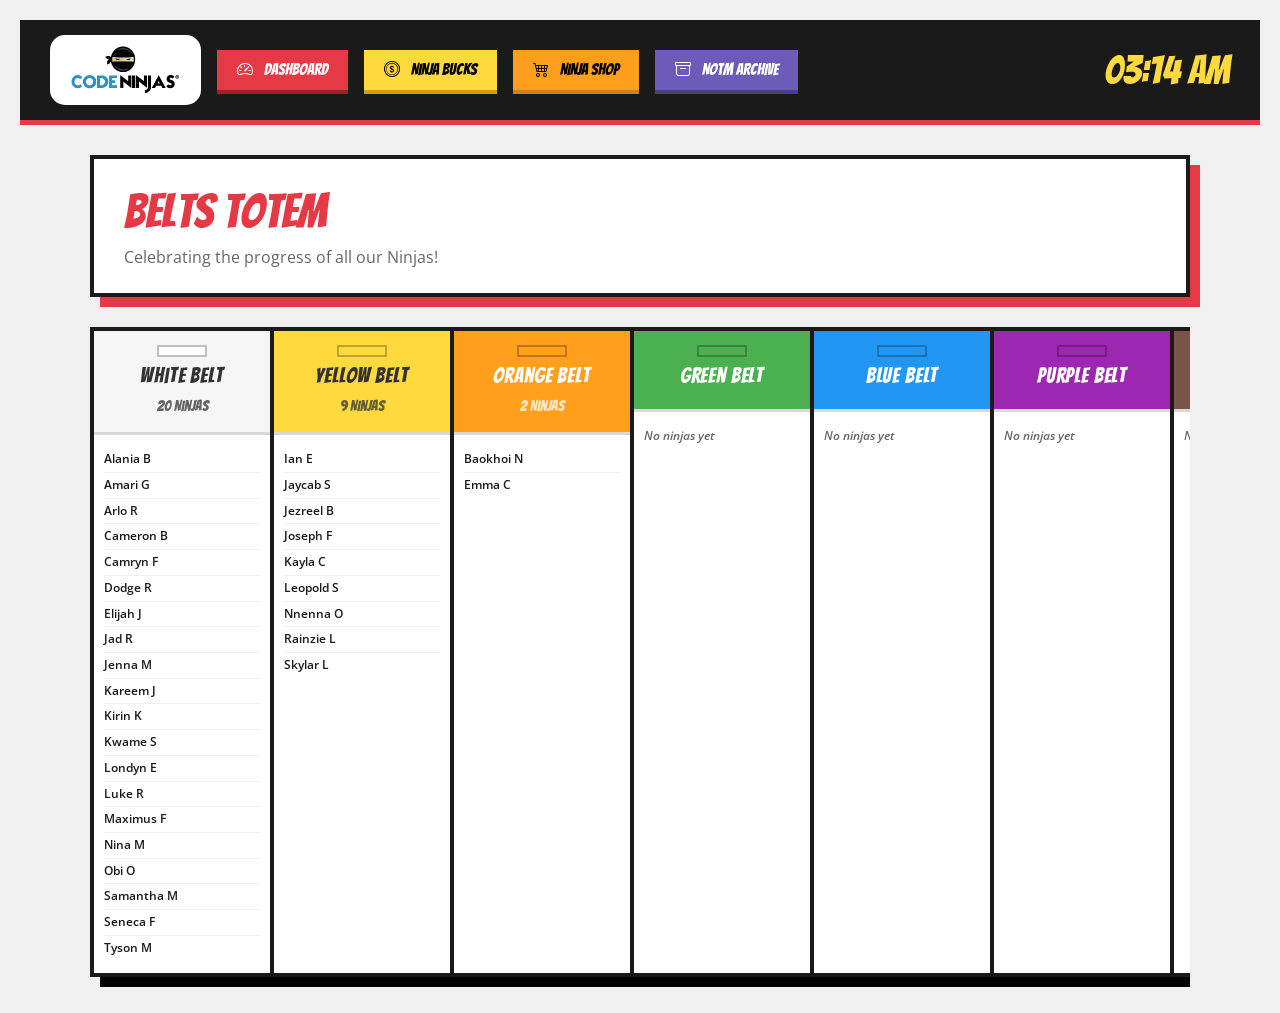
<file: belts.html>
<!DOCTYPE html>
<html lang="en">
<head>
  <meta charset="UTF-8">
  <meta name="viewport" content="width=device-width, initial-scale=1.0">
  <title>Belts Totem - Code Ninjas</title>
  <link rel="stylesheet" href="../css/bootstrap.min.css">
  <link rel="stylesheet" href="https://cdn.jsdelivr.net/npm/bootstrap-icons@1.11.3/font/bootstrap-icons.css">
  <link rel="preconnect" href="https://fonts.googleapis.com">
  <link rel="preconnect" href="https://fonts.gstatic.com" crossorigin>
  <link href="https://fonts.googleapis.com/css2?family=Bangers&family=Open+Sans:wght@400;600;700&display=swap" rel="stylesheet">
  <style>
    :root {
      --dojo-red: #E63946;
      --dojo-black: #1a1a1a;
      --dojo-gold: #FFD93D;
      --dojo-gold-dark: #c9a500;
      --text-muted: #666;

      /* Belt colours */
      --belt-white:  #f5f5f5;
      --belt-yellow: #FFD93D;
      --belt-orange: #FF9F1C;
      --belt-green:  #4CAF50;
      --belt-blue:   #2196F3;
      --belt-purple: #9C27B0;
      --belt-brown:  #795548;
      --belt-red:    #E63946;
      --belt-black:  #1a1a1a;
    }

    * { box-sizing: border-box; }

    body {
      background-color: #f0f0f0;
      background-image: url('https://www.transparenttextures.com/patterns/carbon-fibre.png');
      color: var(--dojo-black);
      font-family: 'Open Sans', sans-serif;
      min-height: 100vh;
      margin: 0;
      padding: 20px;
    }

    /* ── Header ── */
    .header {
      background: var(--dojo-black);
      color: white;
      border-bottom: 5px solid var(--dojo-red);
      display: flex;
      justify-content: space-between;
      align-items: center;
      margin-bottom: 30px;
      padding: 15px 30px;
    }
    .logo { height: 50px; }
    .nav-btn {
      text-decoration: none;
      display: inline-block;
      font-family: 'Bangers', cursive;
      font-size: 1rem;
      padding: 8px 20px;
      transition: transform 0.15s;
    }
    .nav-btn:hover { transform: scale(1.05); }

    /* ── Page title card ── */
    .title-card {
      background: white;
      border: 4px solid var(--dojo-black);
      box-shadow: 10px 10px 0 var(--dojo-red);
      padding: 24px 30px;
      margin-bottom: 30px;
    }
    .title-card h1 {
      font-family: 'Bangers', cursive;
      font-size: 3rem;
      color: var(--dojo-red);
      margin: 0 0 4px 0;
    }
    .title-card p { color: var(--text-muted); margin: 0; font-size: 1rem; }

    /* ── Totem horizontal scroll container ── */
    .totem-scroll {
      overflow-x: auto;
      padding-bottom: 16px;
    }

    .totem {
      display: flex;
      gap: 0;
      min-width: max-content;
      border: 4px solid var(--dojo-black);
      box-shadow: 10px 10px 0 #000;
    }

    /* ── Belt column ── */
    .belt-section {
      display: flex;
      flex-direction: column;
      width: 180px;
      flex-shrink: 0;
      border-right: 4px solid var(--dojo-black);
    }
    .belt-section:last-child { border-right: none; }

    /* ── Belt header (top of each column) ── */
    .belt-header {
      padding: 14px 10px;
      text-align: center;
      display: flex;
      flex-direction: column;
      align-items: center;
      gap: 8px;
    }

    .belt-swatch {
      width: 50px;
      height: 12px;
      border: 2px solid rgba(0,0,0,0.25);
    }

    .belt-title {
      font-family: 'Bangers', cursive;
      font-size: 1.3rem;
      letter-spacing: 0.04em;
      line-height: 1.1;
    }

    .belt-count {
      font-family: 'Bangers', cursive;
      font-size: 0.95rem;
      opacity: 0.75;
    }

    /* ── Belt body (ninja lists below header) ── */
    .belt-body {
      flex: 1;
      background: white;
      border-top: 3px solid rgba(0,0,0,0.15);
      padding: 12px 10px;
    }

    /* ── Degree sections inside each column ── */
    .degree-col { margin-bottom: 14px; }
    .degree-col:last-child { margin-bottom: 0; }

    .degree-col h4 {
      font-family: 'Bangers', cursive;
      font-size: 0.85rem;
      color: var(--text-muted);
      border-bottom: 2px solid #eee;
      padding-bottom: 4px;
      margin-bottom: 6px;
      letter-spacing: 0.04em;
    }

    .ninja-list {
      list-style: none;
      padding: 0;
      margin: 0;
    }
    .ninja-list li {
      padding: 3px 0;
      border-bottom: 1px solid #f0f0f0;
      font-size: 0.78rem;
      font-weight: 600;
    }
    .ninja-list li:last-child { border-bottom: none; }

    .coming-soon {
      color: var(--text-muted);
      font-style: italic;
      font-size: 0.78rem;
      padding: 4px 0;
    }

    /* ── Belt-specific colours ── */
    .belt-white  .belt-header { background: var(--belt-white); color: #333; }
    .belt-yellow .belt-header { background: var(--belt-yellow); color: #333; }
    .belt-orange .belt-header { background: var(--belt-orange); color: #fff; }
    .belt-green  .belt-header { background: var(--belt-green);  color: #fff; }
    .belt-blue   .belt-header { background: var(--belt-blue);   color: #fff; }
    .belt-purple .belt-header { background: var(--belt-purple); color: #fff; }
    .belt-brown  .belt-header { background: var(--belt-brown);  color: #fff; }
    .belt-red    .belt-header { background: var(--belt-red);    color: #fff; }
    .belt-black  .belt-header { background: var(--belt-black);  color: #fff; }

    .belt-white  .belt-swatch { background: #fff; }
    .belt-yellow .belt-swatch { background: var(--belt-yellow); }
    .belt-orange .belt-swatch { background: var(--belt-orange); }
    .belt-green  .belt-swatch { background: var(--belt-green);  }
    .belt-blue   .belt-swatch { background: var(--belt-blue);   }
    .belt-purple .belt-swatch { background: var(--belt-purple); }
    .belt-brown  .belt-swatch { background: var(--belt-brown);  }
    .belt-red    .belt-swatch { background: var(--belt-red);    }
    .belt-black  .belt-swatch { background: #333; border-color: #555; }
  </style>
</head>
<body>

  <!-- Header -->
  <div class="header">
    <div style="display:flex; align-items:center; gap:16px; flex-wrap:wrap;">
      <div style="background:white; padding:10px 20px; border-radius:15px; display:flex; align-items:center;">
        <img src="../images/cn_logo.png" alt="Code Ninjas" class="logo">
      </div>
      <a href="../index.html" class="nav-btn" style="background:#E63946; color:#fff; box-shadow:0 4px 0 #a01f2a;">
        <i class="bi bi-speedometer2 me-2"></i> DASHBOARD
      </a>
      <a href="ninjabucks.html" class="nav-btn" style="background:#FFD93D; color:#000; box-shadow:0 4px 0 #c9a500;">
        <i class="bi bi-coin me-2"></i> NINJA BUCKS
      </a>
      <a href="shop.html" class="nav-btn" style="background:#FF9F1C; color:#000; box-shadow:0 4px 0 #d47e17;">
        <i class="bi bi-cart4 me-2"></i> NINJA SHOP
      </a>
      <a href="notm-archive.html" class="nav-btn" style="background:#6D5BBA; color:#fff; box-shadow:0 4px 0 #4a3d8a;">
        <i class="bi bi-archive me-2"></i> NOTM ARCHIVE
      </a>
    </div>
    <div style="font-family:'Bangers',cursive; color:var(--dojo-gold); font-size:2.5rem;" id="clock"></div>
  </div>

  <div style="max-width:1100px; margin:0 auto;">

    <!-- Title -->
    <div class="title-card">
      <h1>Belts Totem</h1>
      <p>Celebrating the progress of all our Ninjas!</p>
    </div>

    <!-- Horizontal Totem -->
    <div class="totem-scroll">
      <div class="totem">

        <!-- WHITE BELT -->
        <div class="belt-section belt-white" id="belt-white">
          <div class="belt-header">
            <div class="belt-swatch"></div>
            <div class="belt-title">White Belt</div>
            <div class="belt-count" id="count-white"></div>
          </div>
          <div class="belt-body">
            <ul class="ninja-list" id="white-1"><li class="coming-soon">No ninjas yet</li></ul>
          </div>
        </div>

        <!-- YELLOW BELT -->
        <div class="belt-section belt-yellow" id="belt-yellow">
          <div class="belt-header">
            <div class="belt-swatch"></div>
            <div class="belt-title">Yellow Belt</div>
            <div class="belt-count" id="count-yellow"></div>
          </div>
          <div class="belt-body">
            <ul class="ninja-list" id="yellow-1"><li class="coming-soon">No ninjas yet</li></ul>
          </div>
        </div>

        <!-- ORANGE BELT -->
        <div class="belt-section belt-orange" id="belt-orange">
          <div class="belt-header">
            <div class="belt-swatch"></div>
            <div class="belt-title">Orange Belt</div>
            <div class="belt-count" id="count-orange"></div>
          </div>
          <div class="belt-body">
            <ul class="ninja-list" id="orange-1"><li class="coming-soon">No ninjas yet</li></ul>
          </div>
        </div>

        <!-- GREEN BELT -->
        <div class="belt-section belt-green" id="belt-green">
          <div class="belt-header">
            <div class="belt-swatch"></div>
            <div class="belt-title">Green Belt</div>
            <div class="belt-count" id="count-green"></div>
          </div>
          <div class="belt-body">
            <ul class="ninja-list" id="green-1"><li class="coming-soon">No ninjas yet</li></ul>
          </div>
        </div>

        <!-- BLUE BELT -->
        <div class="belt-section belt-blue" id="belt-blue">
          <div class="belt-header">
            <div class="belt-swatch"></div>
            <div class="belt-title">Blue Belt</div>
            <div class="belt-count" id="count-blue"></div>
          </div>
          <div class="belt-body">
            <ul class="ninja-list" id="blue-1"><li class="coming-soon">No ninjas yet</li></ul>
          </div>
        </div>

        <!-- PURPLE BELT -->
        <div class="belt-section belt-purple" id="belt-purple">
          <div class="belt-header">
            <div class="belt-swatch"></div>
            <div class="belt-title">Purple Belt</div>
            <div class="belt-count" id="count-purple"></div>
          </div>
          <div class="belt-body">
            <ul class="ninja-list" id="purple-1"><li class="coming-soon">No ninjas yet</li></ul>
          </div>
        </div>

        <!-- BROWN BELT -->
        <div class="belt-section belt-brown" id="belt-brown">
          <div class="belt-header">
            <div class="belt-swatch"></div>
            <div class="belt-title">Brown Belt</div>
            <div class="belt-count" id="count-brown"></div>
          </div>
          <div class="belt-body">
            <ul class="ninja-list" id="brown-1"><li class="coming-soon">No ninjas yet</li></ul>
          </div>
        </div>

        <!-- RED BELT -->
        <div class="belt-section belt-red" id="belt-red">
          <div class="belt-header">
            <div class="belt-swatch"></div>
            <div class="belt-title">Red Belt</div>
            <div class="belt-count" id="count-red"></div>
          </div>
          <div class="belt-body">
            <ul class="ninja-list" id="red-1"><li class="coming-soon">No ninjas yet</li></ul>
          </div>
        </div>

        <!-- BLACK BELT -->
        <div class="belt-section belt-black" id="belt-black">
          <div class="belt-header">
            <div class="belt-swatch"></div>
            <div class="belt-title">Black Belt</div>
            <div class="belt-count" id="count-black"></div>
          </div>
          <div class="belt-body">
            <ul class="ninja-list" id="black-1"><li class="coming-soon">No ninjas yet</li></ul>
          </div>
        </div>

      </div><!-- /totem -->
    </div><!-- /totem-scroll -->

  </div><!-- /max-width wrapper -->

  <script>
    // ── Clock ──
    function updateClock() {
      document.getElementById('clock').innerText =
        new Date().toLocaleTimeString([], {hour:'2-digit', minute:'2-digit'});
    }
    setInterval(updateClock, 1000);
    updateClock();

    // ── Ninja Data ──────────────────────────────────────────────
    // To add ninjas, edit the arrays below.
    // Format: { name: "First Last", degree: 1 }   (degree: 1, 2, or 3)
    // For Purple/Brown/Red/Black just use degree: 1 (Current Level)

    const belts = {
      white:  { ninjas: [
        { name: "Alania B" },
        { name: "Amari G" },
        { name: "Arlo R" },
        { name: "Cameron B" },
        { name: "Camryn F" },
        { name: "Dodge R" },
        { name: "Elijah J" },
        { name: "Jad R" },
        { name: "Jenna M" },
        { name: "Kareem J" },
        { name: "Kirin K" },
        { name: "Kwame S" },
        { name: "Londyn E" },
        { name: "Luke R" },
        { name: "Maximus F" },
        { name: "Nina M" },
        { name: "Obi O" },
        { name: "Samantha M" },
        { name: "Seneca F" },
        { name: "Tyson M" },
      ]},
      yellow: { ninjas: [
        { name: "Ian E" },
        { name: "Jaycab S" },
        { name: "Jezreel B" },
        { name: "Joseph F" },
        { name: "Kayla C" },
        { name: "Leopold S" },
        { name: "Nnenna O" },
        { name: "Rainzie L" },
        { name: "Skylar L" },
      ]},
      orange: { ninjas: [
		{ name: "Emma C" },
        { name: "Baokhoi N" },
      ]},
      green:  { ninjas: [] },
      blue:   { ninjas: [] },
      purple: { ninjas: [] },
      brown:  { ninjas: [] },
      red:    { ninjas: [] },
      black:  { ninjas: [] },
    };

    function renderBelts() {
      Object.entries(belts).forEach(([color, data]) => {
        const listEl = document.getElementById(`${color}-1`);
        const countEl = document.getElementById(`count-${color}`);
        const sorted = [...data.ninjas].sort((a, b) => a.name.localeCompare(b.name));
        if (listEl) {
          listEl.innerHTML = sorted.length === 0
            ? '<li class="coming-soon">No ninjas yet</li>'
            : sorted.map(n => `<li>${n.name}</li>`).join('');
        }
        if (countEl) countEl.textContent = sorted.length > 0 ? `${sorted.length} Ninja${sorted.length !== 1 ? 's' : ''}` : '';
      });
    }

    renderBelts();
  </script>
</body>
</html>
</file>
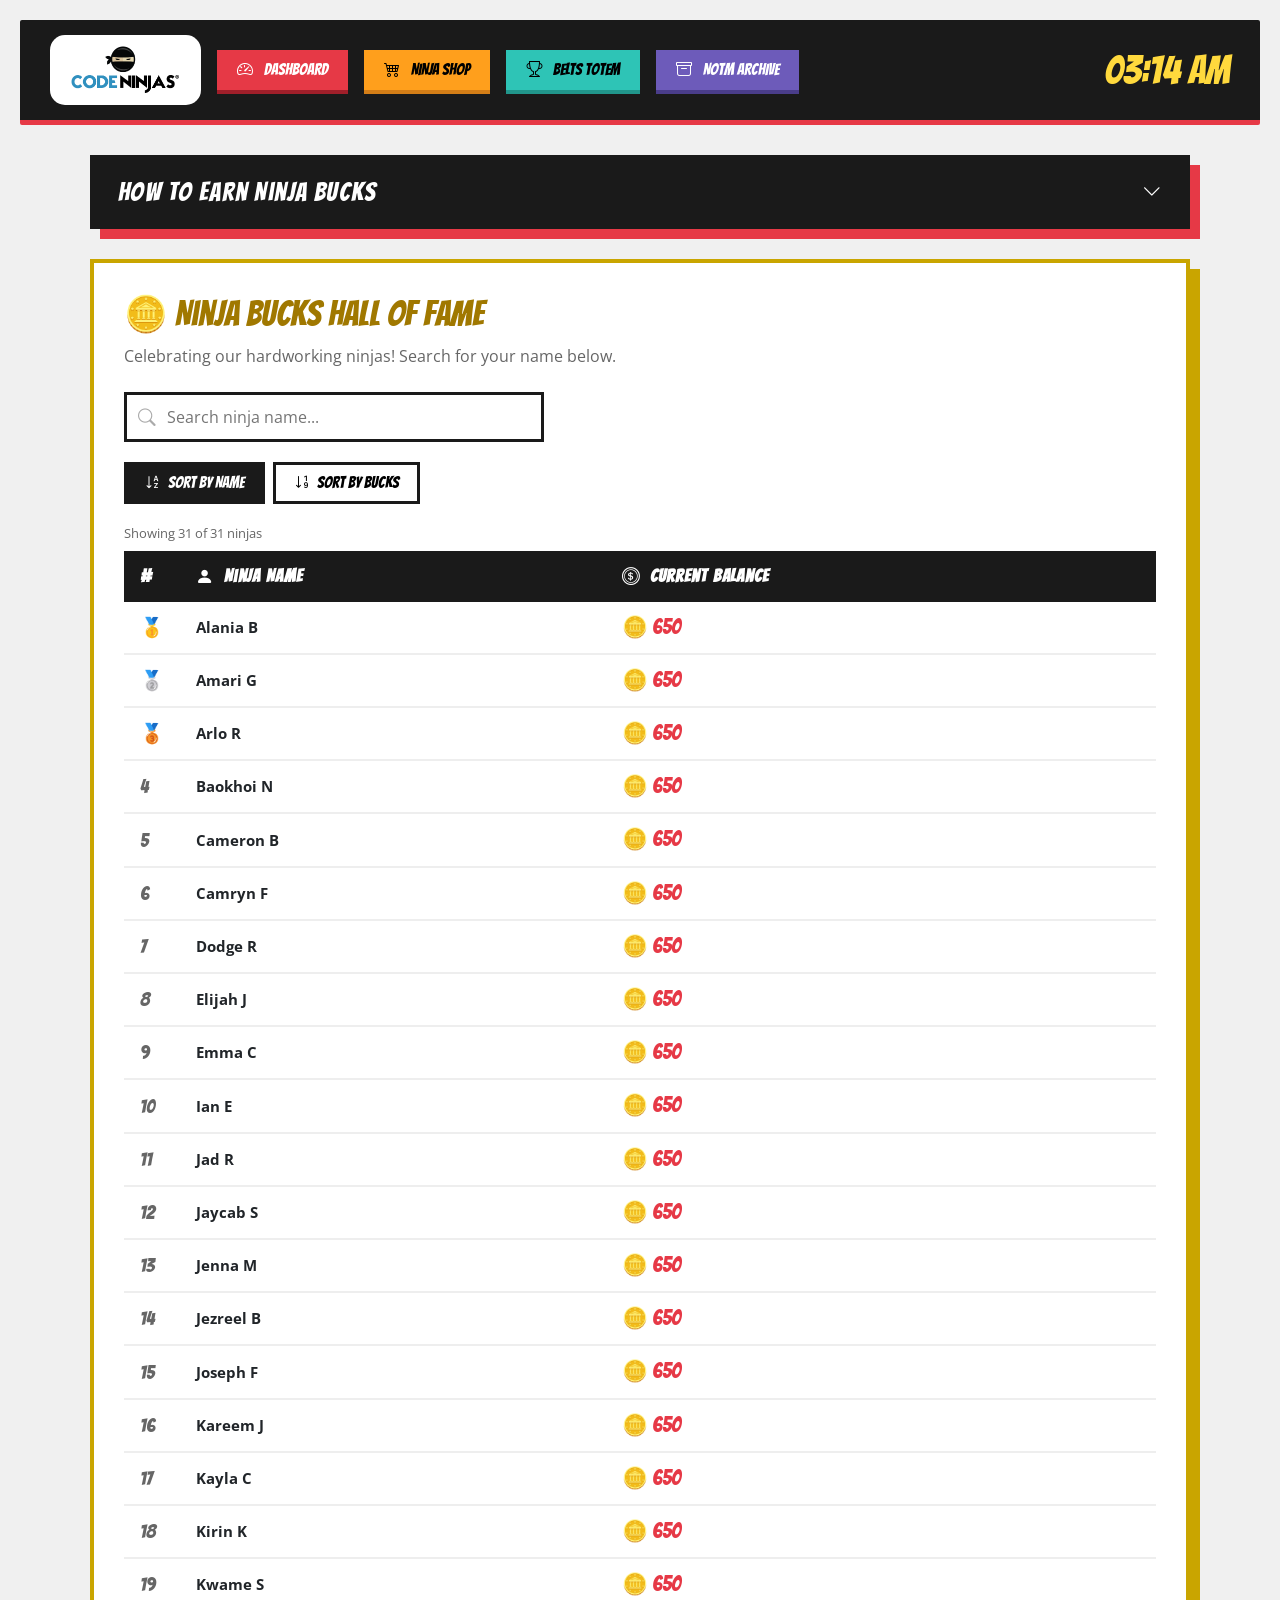
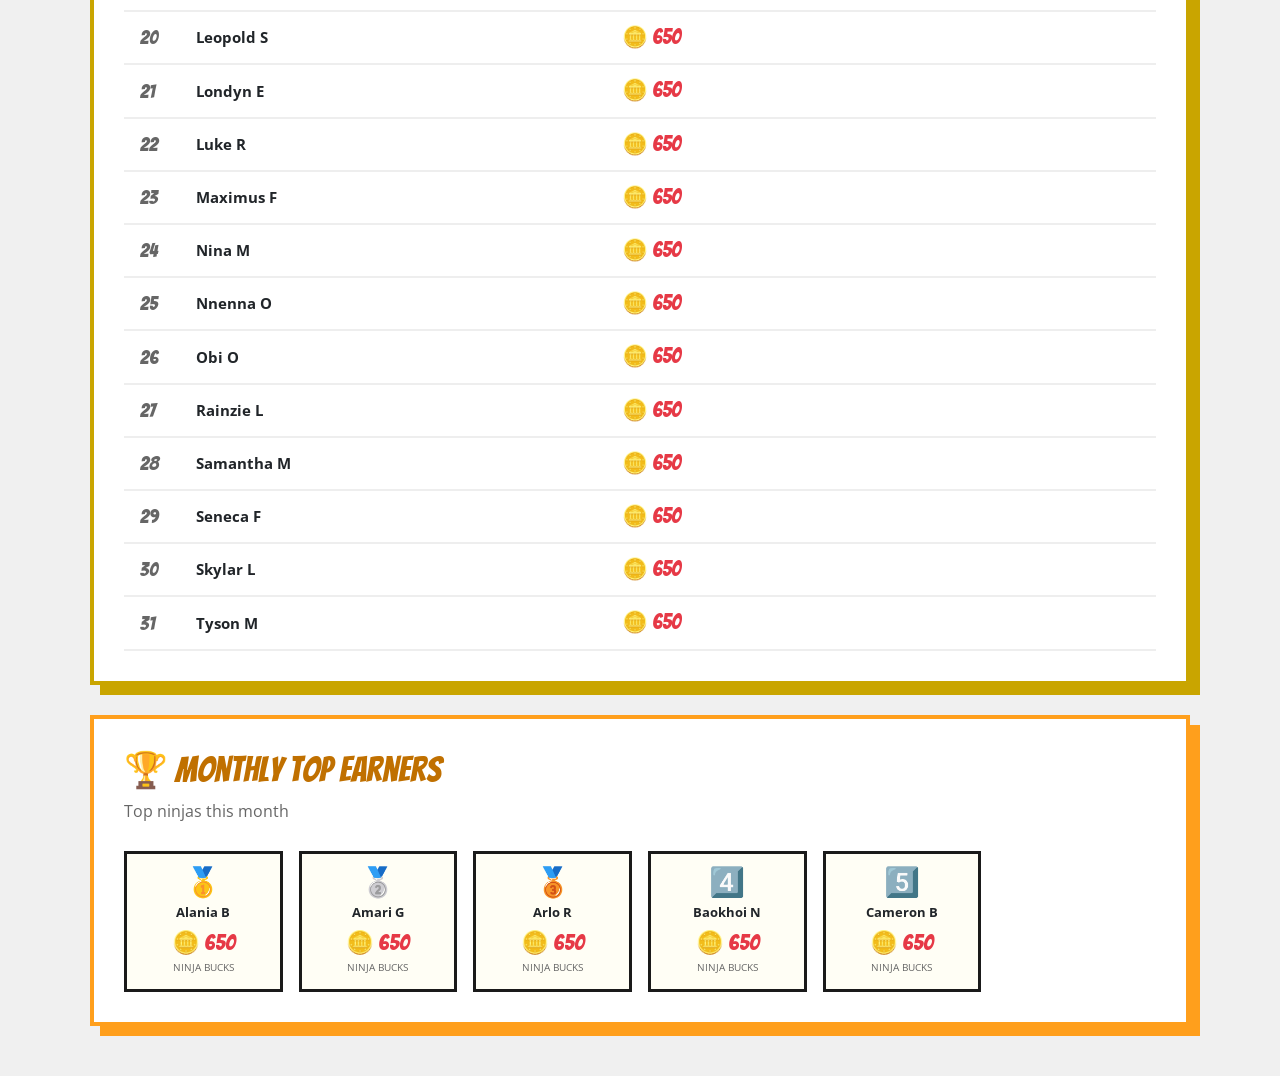
<file: ninjabucks.html>
<!DOCTYPE html>
<html lang="en">
<head>
  <meta charset="UTF-8">
  <meta name="viewport" content="width=device-width, initial-scale=1.0">
  <title>Ninja Bucks - Code Ninjas</title>
  <link rel="stylesheet" href="../css/bootstrap.min.css">
  <link rel="stylesheet" href="https://cdn.jsdelivr.net/npm/bootstrap-icons@1.11.3/font/bootstrap-icons.css">
  <link rel="preconnect" href="https://fonts.googleapis.com">
  <link rel="preconnect" href="https://fonts.gstatic.com" crossorigin>
  <link href="https://fonts.googleapis.com/css2?family=Bangers&family=Open+Sans:wght@400;600;700&display=swap" rel="stylesheet">
  <style>
    :root {
      --dojo-red: #E63946;
      --dojo-black: #1a1a1a;
      --dojo-gold: #FFD93D;
      --dojo-gold-dark: #c9a500;
      --dojo-white: #ffffff;
      --text-muted: #666;
    }

    * { box-sizing: border-box; }

    body {
      background-color: #f0f0f0;
      background-image: url('https://www.transparenttextures.com/patterns/carbon-fibre.png');
      color: var(--dojo-black);
      font-family: 'Open Sans', sans-serif;
      min-height: 100vh;
      margin: 0;
      padding: 20px;
    }

    /* ── Header ── */
    .header {
      background: var(--dojo-black);
      color: white;
      border-bottom: 5px solid var(--dojo-red);
      display: flex;
      justify-content: space-between;
      align-items: center;
      margin-bottom: 30px;
      padding: 15px 30px;
      border-radius: 2px;
    }

    .logo { height: 50px; }

    .nav-btn {
      text-decoration: none;
      display: inline-block;
      font-family: 'Bangers', cursive;
      font-size: 1rem;
      padding: 8px 20px;
      border-radius: 0;
      transition: transform 0.15s;
    }
    .nav-btn:hover { transform: scale(1.05); }

    /* ── Card ── */
    .card {
      background: white;
      border: 4px solid var(--dojo-black);
      border-radius: 0;
      box-shadow: 10px 10px 0px var(--dojo-red);
      padding: 30px;
      margin-bottom: 30px;
    }

    .card h2 {
      font-family: 'Bangers', cursive;
      font-size: 2.2rem;
      color: var(--dojo-red);
      margin-bottom: 8px;
    }

    .card .subtitle {
      color: var(--text-muted);
      margin-bottom: 24px;
      font-size: 1rem;
    }

    /* ── Gold title card ── */
    .card-gold {
      box-shadow: 10px 10px 0px var(--dojo-gold-dark);
      border-color: var(--dojo-gold-dark);
    }
    .card-gold h2 { color: #a07800; }

    /* ── Search ── */
    .search-wrap {
      position: relative;
      max-width: 420px;
      margin-bottom: 20px;
    }
    .search-wrap i {
      position: absolute;
      left: 14px;
      top: 50%;
      transform: translateY(-50%);
      color: #aaa;
      font-size: 1.1rem;
    }
    #search {
      width: 100%;
      padding: 10px 14px 10px 40px;
      border: 3px solid var(--dojo-black);
      border-radius: 0;
      font-family: 'Open Sans', sans-serif;
      font-size: 1rem;
      outline: none;
      transition: border-color 0.2s;
    }
    #search:focus { border-color: var(--dojo-red); }

    /* ── Sort buttons ── */
    .sort-btns { display: flex; gap: 8px; margin-bottom: 20px; flex-wrap: wrap; }
    .sort-btn {
      font-family: 'Bangers', cursive;
      font-size: 1rem;
      padding: 6px 18px;
      border: 3px solid var(--dojo-black);
      background: white;
      cursor: pointer;
      transition: all 0.15s;
    }
    .sort-btn:hover, .sort-btn.active {
      background: var(--dojo-black);
      color: white;
    }

    /* ── Registry table ── */
    .registry-table {
      width: 100%;
      border-collapse: collapse;
    }
    .registry-table thead tr {
      background: var(--dojo-black);
      color: white;
      font-family: 'Bangers', cursive;
      font-size: 1.1rem;
      letter-spacing: 0.05em;
    }
    .registry-table th { padding: 12px 16px; text-align: left; }
    .registry-table tbody tr {
      border-bottom: 2px solid #eee;
      transition: background 0.15s;
    }
    .registry-table tbody tr:hover { background: #fff8e1; }
    .registry-table td { padding: 10px 16px; }

    .rank-cell {
      font-family: 'Bangers', cursive;
      font-size: 1.2rem;
      color: var(--text-muted);
      width: 50px;
    }
    .rank-1 { color: #FFD700; }
    .rank-2 { color: #C0C0C0; }
    .rank-3 { color: #CD7F32; }

    .name-cell { font-weight: 700; font-size: 0.95rem; }

    .balance-cell {
      font-family: 'Bangers', cursive;
      font-size: 1.3rem;
      color: var(--dojo-red);
    }

    .status-badge {
      background: #e8f5e9;
      color: #2e7d32;
      font-size: 0.72rem;
      font-weight: 700;
      padding: 3px 10px;
      border-radius: 20px;
      text-transform: uppercase;
      letter-spacing: 0.05em;
    }

    .no-results {
      text-align: center;
      padding: 40px;
      color: var(--text-muted);
      font-style: italic;
      font-size: 1rem;
    }

    /* ── Earn table ── */
    .earn-table {
      width: 100%;
      border-collapse: collapse;
      font-size: 0.9rem;
    }
    .earn-table thead tr {
      background: var(--dojo-black);
      color: white;
      font-family: 'Bangers', cursive;
      font-size: 1.1rem;
    }
    .earn-table th { padding: 12px 16px; text-align: left; }
    .earn-table td { padding: 12px 16px; border-bottom: 2px solid #eee; vertical-align: top; }
    .earn-table tr:last-child td { border-bottom: none; }
    .earn-table td:last-child {
      font-family: 'Bangers', cursive;
      font-size: 1.4rem;
      color: var(--dojo-red);
      white-space: nowrap;
      text-align: right;
    }
    .earn-table ul { margin: 0; padding-left: 18px; }
    .earn-table li { margin-bottom: 4px; }

    /* ── Spotlight / Top Earners ── */
    .top-grid {
      display: grid;
      grid-template-columns: repeat(auto-fill, minmax(140px, 1fr));
      gap: 16px;
      margin-top: 12px;
    }
    .top-card {
      border: 3px solid var(--dojo-black);
      padding: 14px 10px;
      text-align: center;
      background: #fffef5;
      position: relative;
    }
    .top-card .top-rank {
      font-family: 'Bangers', cursive;
      font-size: 1.8rem;
      line-height: 1;
    }
    .top-card .top-name { font-weight: 700; font-size: 0.82rem; margin: 6px 0 4px; }
    .top-card .top-bucks {
      font-family: 'Bangers', cursive;
      font-size: 1.4rem;
      color: var(--dojo-red);
    }
    .top-card .top-label { font-size: 0.65rem; color: var(--text-muted); text-transform: uppercase; }

    /* ── Empty state ── */
    .empty-state {
      text-align: center;
      padding: 30px;
      color: var(--text-muted);
      font-style: italic;
    }

    /* ── Counter ── */
    #result-count {
      font-size: 0.82rem;
      color: var(--text-muted);
      margin-bottom: 8px;
    }

    /* ── Accordion ── */
    .accordion-toggle {
      width: 100%;
      background: var(--dojo-black);
      color: white;
      font-family: 'Bangers', cursive;
      font-size: 1.6rem;
      padding: 14px 24px;
      border: none;
      cursor: pointer;
      display: flex;
      justify-content: space-between;
      align-items: center;
      letter-spacing: 0.05em;
      transition: background 0.2s;
    }
    .accordion-toggle:hover { background: #333; }
    .accordion-toggle .chevron {
      font-size: 1.2rem;
      transition: transform 0.3s;
    }
    .accordion-toggle.open .chevron { transform: rotate(180deg); }
    .accordion-body {
      display: none;
      padding: 20px 0 0 0;
    }
    .accordion-body.open { display: block; }
  </style>
</head>
<body>

  <!-- Header -->
  <div class="header">
    <div style="display:flex; align-items:center; gap:16px; flex-wrap:wrap;">
      <div style="background:white; padding:10px 20px; border-radius:15px; display:flex; align-items:center;">
        <img src="../images/cn_logo.png" alt="Code Ninjas" class="logo">
      </div>
      <a href="../index.html" class="nav-btn" style="background:#E63946; color:#fff; box-shadow:0 4px 0 #a01f2a;">
        <i class="bi bi-speedometer2 me-2"></i> DASHBOARD
      </a>
      <a href="shop.html" class="nav-btn" style="background:#FF9F1C; color:#000; box-shadow:0 4px 0 #d47e17;">
        <i class="bi bi-cart4 me-2"></i> NINJA SHOP
      </a>
      <a href="belts.html" class="nav-btn" style="background:#2EC4B6; color:#000; box-shadow:0 4px 0 #21968b;">
        <i class="bi bi-trophy me-2"></i> BELTS TOTEM
      </a>
      <a href="notm-archive.html" class="nav-btn" style="background:#6D5BBA; color:#fff; box-shadow:0 4px 0 #4a3d8a;">
        <i class="bi bi-archive me-2"></i> NOTM ARCHIVE
      </a>
    </div>
    <div style="font-family:'Bangers',cursive; color:var(--dojo-gold); font-size:2.5rem;" id="clock"></div>
  </div>

  <div style="max-width:1100px; margin:0 auto;">

    <!-- How to Earn Accordion -->
    <div class="card" style="padding: 0; overflow: hidden;">
      <button class="accordion-toggle" onclick="toggleEarn(this)">
        How to Earn Ninja Bucks
        <i class="bi bi-chevron-down chevron"></i>
      </button>
      <div class="accordion-body" style="padding: 0 30px 20px 30px;">
        <table class="earn-table" style="margin-top: 20px;">
          <thead>
            <tr>
              <th>Achievement</th>
              <th style="text-align:right;">Reward</th>
            </tr>
          </thead>
          <tbody>
            <tr>
              <td>
                <ul>
                  <li>Complete an Activity <em>(for IMPACT, only Build, Quest, and Adventure)</em></li>
                  <li>Complete a Daily Activity Challenge</li>
                  <li>Be Creative with your project and show Sensei <em>(for IMPACT, max 1 NB per Adventure project only)</em></li>
                  <li>Publish a Community game and show Sensei <em>(max: 2 games per month)</em></li>
                </ul>
              </td>
              <td>1 NB</td>
            </tr>
            <tr>
              <td>
                <ul>
                  <li>Level up on IMPACT</li>
                  <li>Get a Stripe</li>
                </ul>
              </td>
              <td>2 NB</td>
            </tr>
            <tr>
              <td>
                <ul>
                  <li>Belt up</li>
                  <li>Complete a Boss Badge</li>
                  <li>It is your Birthday</li>
                  <li>Ninja of the Month</li>
                </ul>
              </td>
              <td>5 NB</td>
            </tr>
            <tr>
              <td>
                <ul>
                  <li>Follow the Rules of the Dojo</li>
                </ul>
              </td>
              <td>up to 5 NB</td>
            </tr>
            <tr>
              <td>
                <ul>
                  <li>Participate in a Game Jam <em>(game building competition)</em></li>
                </ul>
              </td>
              <td>10 NB</td>
            </tr>
          </tbody>
        </table>
      </div>
    </div>

    <!-- Title -->
    <div class="card card-gold">
      <h2>🪙 Ninja Bucks Hall of Fame</h2>
      <p class="subtitle">Celebrating our hardworking ninjas! Search for your name below.</p>

      <!-- Search -->
      <div class="search-wrap">
        <i class="bi bi-search"></i>
        <input type="text" id="search" placeholder="Search ninja name..." oninput="filterTable()">
      </div>

      <!-- Sort -->
      <div class="sort-btns">
        <button class="sort-btn active" onclick="sortBy('name', this)">
          <i class="bi bi-sort-alpha-down me-1"></i> Sort by Name
        </button>
        <button class="sort-btn" onclick="sortBy('bucks', this)">
          <i class="bi bi-sort-numeric-down me-1"></i> Sort by Bucks
        </button>
      </div>

      <div id="result-count"></div>

      <!-- Registry Table -->
      <div style="overflow-x:auto;">
        <table class="registry-table">
          <thead>
            <tr>
              <th>#</th>
              <th><i class="bi bi-person-fill me-1"></i> Ninja Name</th>
              <th><i class="bi bi-coin me-1"></i> Current Balance</th>
            </tr>
          </thead>
          <tbody id="ninja-tbody">
            <!-- Populated by JS -->
          </tbody>
        </table>
      </div>
      <div id="no-results" class="no-results" style="display:none;">No ninjas found matching your search.</div>
    </div>

    <!-- Top Earners -->
    <div class="card" style="box-shadow:10px 10px 0 #FF9F1C; border-color:#FF9F1C;">
      <h2 style="color:#c07000;">🏆 Monthly Top Earners</h2>
      <p style="color:var(--text-muted); margin-bottom:16px;">Top ninjas this month</p>
      <div class="top-grid" id="top-earners">
        <div class="empty-state">Add ninjas to see top earners!</div>
      </div>
    </div>

  </div>

  <script>
    // ── Clock ──
    function updateClock() {
      document.getElementById('clock').innerText =
        new Date().toLocaleTimeString([], {hour:'2-digit', minute:'2-digit'});
    }
    setInterval(updateClock, 1000);
    updateClock();

    function toggleEarn(btn) {
      btn.classList.toggle('open');
      btn.nextElementSibling.classList.toggle('open');
    }

    // ── Ninja Data ──
    // Add ninjas here: { name: "Name", bucks: 0 }
    let ninjas = [
      { name: "Alania B", bucks: 650 },
      { name: "Amari G", bucks: 650 },
      { name: "Arlo R", bucks: 650 },
      { name: "Baokhoi N", bucks: 650 },
      { name: "Cameron B", bucks: 650 },
      { name: "Camryn F", bucks: 650 },
      { name: "Dodge R", bucks: 650 },
      { name: "Elijah J", bucks: 650 },
      { name: "Emma C", bucks: 650 },
      { name: "Ian E", bucks: 650 },
      { name: "Jad R", bucks: 650 },
      { name: "Jaycab S", bucks: 650 },
      { name: "Jenna M", bucks: 650 },
      { name: "Jezreel B", bucks: 650 },
      { name: "Joseph F", bucks: 650 },
      { name: "Kareem J", bucks: 650 },
      { name: "Kayla C", bucks: 650 },
      { name: "Kirin K", bucks: 650 },
      { name: "Kwame S", bucks: 650 },
      { name: "Leopold S", bucks: 650 },
      { name: "Londyn E", bucks: 650 },
      { name: "Luke R", bucks: 650 },
      { name: "Maximus F", bucks: 650 },
      { name: "Nina M", bucks: 650 },
      { name: "Nnenna O", bucks: 650 },
      { name: "Obi O", bucks: 650 },
      { name: "Rainzie L", bucks: 650 },
      { name: "Samantha M", bucks: 650 },
      { name: "Seneca F", bucks: 650 },
      { name: "Skylar L", bucks: 650 },
      { name: "Tyson M", bucks: 650 },
    ];

    let currentSort = 'name';

    function sortBy(field, btn) {
      currentSort = field;
      document.querySelectorAll('.sort-btn').forEach(b => b.classList.remove('active'));
      btn.classList.add('active');
      renderTable();
    }

    function getSorted() {
      const q = document.getElementById('search').value.toLowerCase();
      let filtered = ninjas.filter(n => n.name.toLowerCase().includes(q));
      if (currentSort === 'name') {
        filtered.sort((a, b) => a.name.localeCompare(b.name));
      } else {
        filtered.sort((a, b) => b.bucks - a.bucks);
      }
      return filtered;
    }

    function renderTable() {
      const tbody = document.getElementById('ninja-tbody');
      const sorted = getSorted();
      const noResults = document.getElementById('no-results');
      const countEl = document.getElementById('result-count');

      if (ninjas.length === 0) {
        tbody.innerHTML = `<tr><td colspan="3" class="no-results">No ninjas added yet — add some to get started!</td></tr>`;
        noResults.style.display = 'none';
        countEl.textContent = '';
        return;
      }

      if (sorted.length === 0) {
        tbody.innerHTML = '';
        noResults.style.display = 'block';
        countEl.textContent = '';
        return;
      }

      noResults.style.display = 'none';
      countEl.textContent = `Showing ${sorted.length} of ${ninjas.length} ninjas`;

      // For rank badges, always sort by bucks descending
      const byBucks = [...ninjas].sort((a, b) => b.bucks - a.bucks);
      const rankMap = {};
      byBucks.forEach((n, i) => rankMap[n.name] = i + 1);

      tbody.innerHTML = sorted.map((ninja, i) => {
        const rank = rankMap[ninja.name];
        const rankEmoji = rank === 1 ? '🥇' : rank === 2 ? '🥈' : rank === 3 ? '🥉' : rank;
        const rankClass = rank <= 3 ? `rank-${rank}` : '';
        return `
          <tr>
            <td class="rank-cell ${rankClass}">${rankEmoji}</td>
            <td class="name-cell">${ninja.name}</td>
            <td class="balance-cell">🪙 ${ninja.bucks}</td>
          </tr>`;
      }).join('');
    }

    function filterTable() { renderTable(); }

    function renderTopEarners() {
      const el = document.getElementById('top-earners');
      if (ninjas.length === 0) {
        el.innerHTML = '<div class="empty-state">Add ninjas to see top earners!</div>';
        return;
      }
      const top = [...ninjas].sort((a, b) => b.bucks - a.bucks).slice(0, 5);
      const medals = ['🥇', '🥈', '🥉', '4️⃣', '5️⃣'];
      el.innerHTML = top.map((n, i) => `
        <div class="top-card">
          <div class="top-rank">${medals[i]}</div>
          <div class="top-name">${n.name}</div>
          <div class="top-bucks">🪙 ${n.bucks}</div>
          <div class="top-label">Ninja Bucks</div>
        </div>`).join('');
    }

    renderTable();
    renderTopEarners();
  </script>
</body>
</html>
</file>
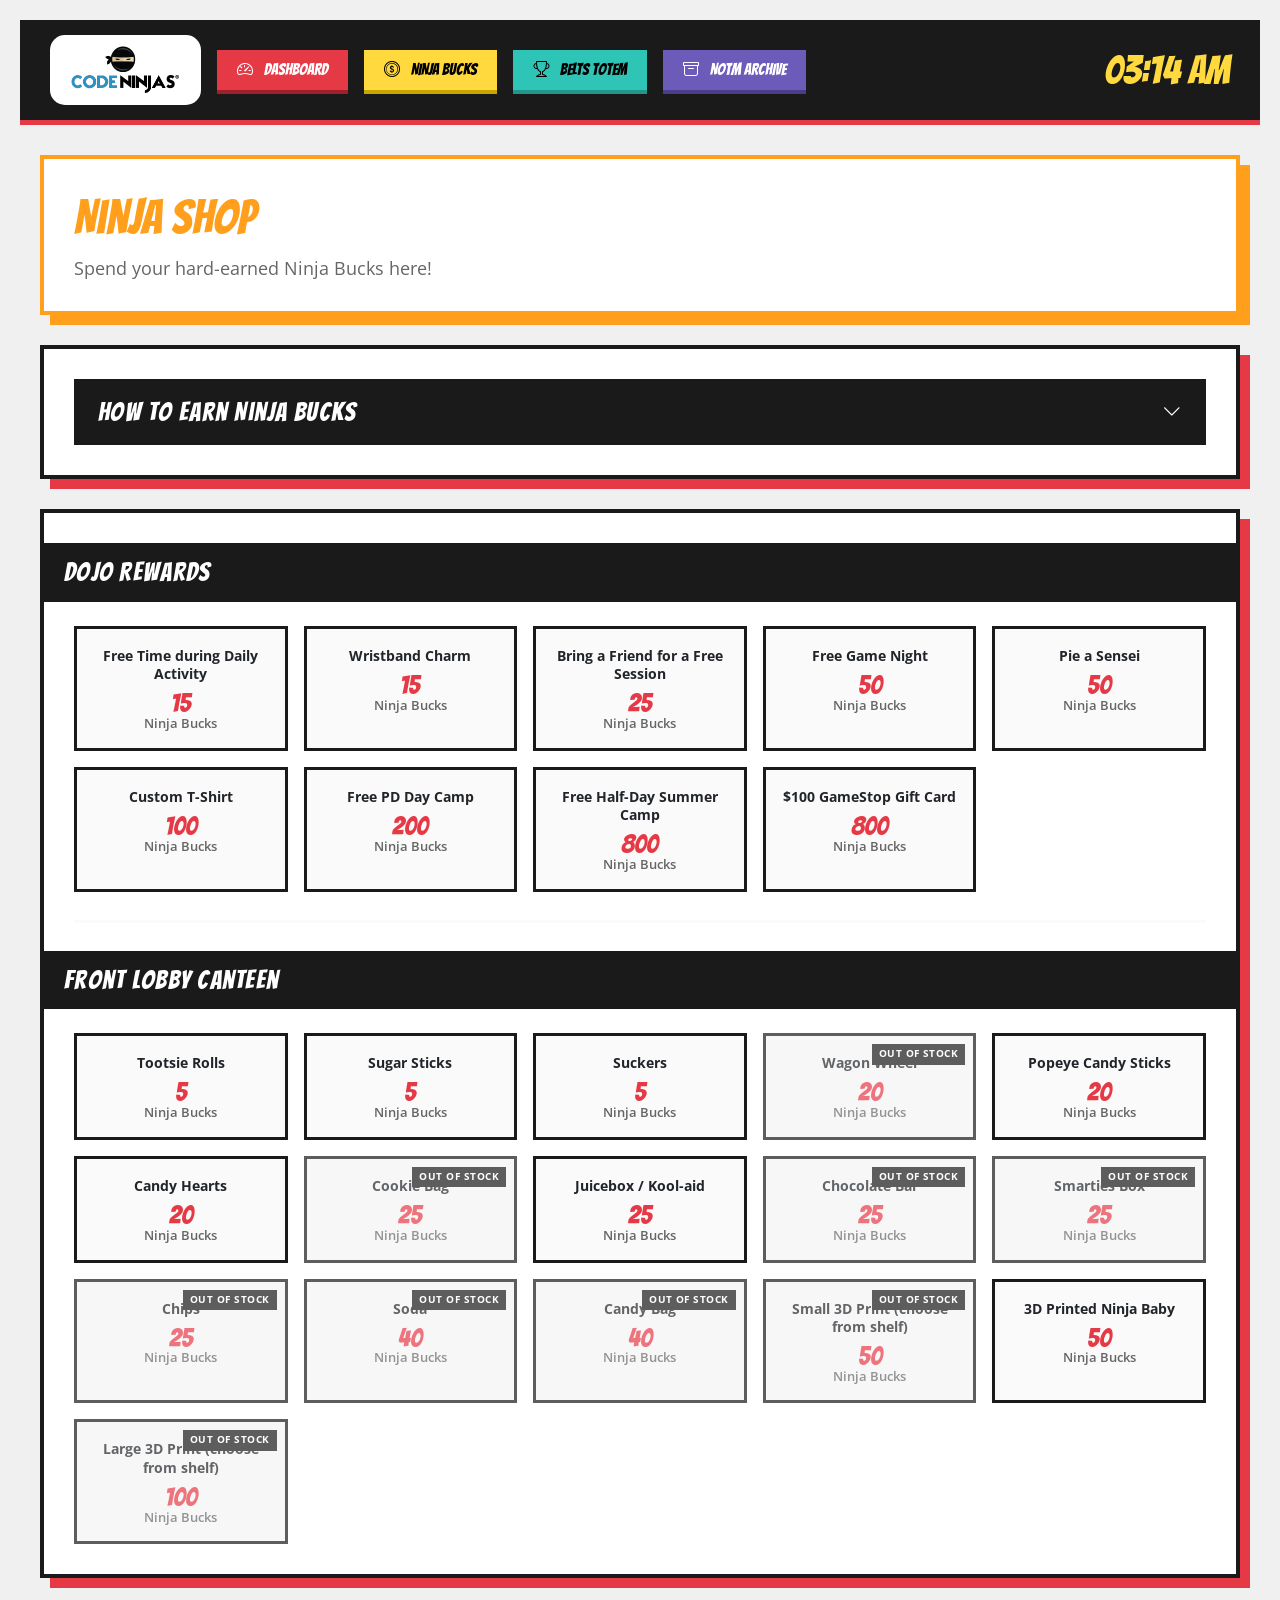
<file: shop.html>
<!DOCTYPE html>
<html lang="en">
<head>
  <meta charset="UTF-8">
  <meta name="viewport" content="width=device-width, initial-scale=1.0">
  <title>Ninja Shop - Code Ninjas</title>
  <link rel="stylesheet" href="../css/bootstrap.min.css">
  <link rel="stylesheet" href="https://cdn.jsdelivr.net/npm/bootstrap-icons@1.11.3/font/bootstrap-icons.css">
  <link rel="preconnect" href="https://fonts.googleapis.com">
  <link rel="preconnect" href="https://fonts.gstatic.com" crossorigin>
  <link href="https://fonts.googleapis.com/css2?family=Bangers&family=Open+Sans:wght@400;600;700&display=swap" rel="stylesheet">
  <style>
    :root {
      --dojo-red: #E63946;
      --dojo-black: #1a1a1a;
      --dojo-gold: #FFD93D;
      --dojo-gold-dark: #c9a500;
      --dojo-orange: #FF9F1C;
      --dojo-teal: #2EC4B6;
      --dojo-purple: #6D5BBA;
      --text-muted: #666;
    }

    * { box-sizing: border-box; }

    body {
      background-color: #f0f0f0;
      background-image: url('https://www.transparenttextures.com/patterns/carbon-fibre.png');
      color: var(--dojo-black);
      font-family: 'Open Sans', sans-serif;
      min-height: 100vh;
      margin: 0;
      padding: 20px;
    }

    /* ── Header ── */
    .header {
      background: var(--dojo-black);
      color: white;
      border-bottom: 5px solid var(--dojo-red);
      display: flex;
      justify-content: space-between;
      align-items: center;
      margin-bottom: 30px;
      padding: 15px 30px;
    }

    .logo { height: 50px; }

    .nav-btn {
      text-decoration: none;
      display: inline-block;
      font-family: 'Bangers', cursive;
      font-size: 1rem;
      padding: 8px 20px;
      transition: transform 0.15s;
    }
    .nav-btn:hover { transform: scale(1.05); }

    /* ── Card ── */
    .card {
      background: white;
      border: 4px solid var(--dojo-black);
      box-shadow: 10px 10px 0px var(--dojo-red);
      padding: 30px;
      margin-bottom: 30px;
      border-radius: 0;
    }

    .card h2 {
      font-family: 'Bangers', cursive;
      font-size: 2.2rem;
      color: var(--dojo-red);
      margin-bottom: 8px;
    }

    /* ── Section header ── */
    .section-header {
      font-family: 'Bangers', cursive;
      font-size: 1.6rem;
      color: white;
      background: var(--dojo-black);
      padding: 10px 20px;
      margin: 0 -30px 24px -30px;
      letter-spacing: 0.05em;
    }

    /* ── Shop grid ── */
    .shop-grid {
      display: grid;
      grid-template-columns: repeat(auto-fill, minmax(200px, 1fr));
      gap: 16px;
    }

    .shop-item {
      border: 3px solid var(--dojo-black);
      padding: 18px 14px;
      text-align: center;
      background: #fafafa;
      position: relative;
      transition: transform 0.15s, box-shadow 0.15s;
    }

    .shop-item:hover {
      transform: translateY(-4px);
      box-shadow: 6px 6px 0 var(--dojo-red);
    }

    .shop-item.out-of-stock {
      background: #f5f5f5;
      opacity: 0.7;
    }

    .shop-item.out-of-stock:hover {
      transform: none;
      box-shadow: none;
    }

    .item-icon {
      font-size: 2.4rem;
      margin-bottom: 10px;
      display: block;
    }

    .item-name {
      font-weight: 700;
      font-size: 0.88rem;
      margin-bottom: 8px;
      line-height: 1.3;
    }

    .item-price {
      font-family: 'Bangers', cursive;
      font-size: 1.6rem;
      color: var(--dojo-red);
      line-height: 1;
    }

    .item-price span {
      font-size: 0.8rem;
      font-family: 'Open Sans', sans-serif;
      font-weight: 600;
      color: var(--text-muted);
      display: block;
    }

    .out-of-stock-badge {
      position: absolute;
      top: 8px;
      right: 8px;
      background: #1a1a1a;
      color: white;
      font-size: 0.6rem;
      font-weight: 700;
      padding: 3px 7px;
      text-transform: uppercase;
      letter-spacing: 0.05em;
    }

    /* ── Earn table ── */
    .earn-table {
      width: 100%;
      border-collapse: collapse;
      font-size: 0.9rem;
    }
    .earn-table thead tr {
      background: var(--dojo-black);
      color: white;
      font-family: 'Bangers', cursive;
      font-size: 1.1rem;
    }
    .earn-table th { padding: 12px 16px; text-align: left; }
    .earn-table td { padding: 12px 16px; border-bottom: 2px solid #eee; vertical-align: top; }
    .earn-table tr:last-child td { border-bottom: none; }
    .earn-table td:last-child {
      font-family: 'Bangers', cursive;
      font-size: 1.4rem;
      color: var(--dojo-red);
      white-space: nowrap;
      text-align: right;
    }
    .earn-table ul { margin: 0; padding-left: 18px; }
    .earn-table li { margin-bottom: 4px; }

    .divider {
      border: none;
      border-top: 3px solid #eee;
      margin: 28px 0;
    }

    /* ── Accordion ── */
    .accordion-toggle {
      width: 100%;
      background: var(--dojo-black);
      color: white;
      font-family: 'Bangers', cursive;
      font-size: 1.6rem;
      padding: 14px 24px;
      border: none;
      cursor: pointer;
      display: flex;
      justify-content: space-between;
      align-items: center;
      letter-spacing: 0.05em;
      transition: background 0.2s;
    }
    .accordion-toggle:hover { background: #333; }
    .accordion-toggle .chevron {
      font-size: 1.2rem;
      transition: transform 0.3s;
    }
    .accordion-toggle.open .chevron { transform: rotate(180deg); }
    .accordion-body {
      display: none;
      padding: 20px 0 0 0;
    }
    .accordion-body.open { display: block; }
  </style>
</head>
<body>

  <!-- Header -->
  <div class="header">
    <div style="display:flex; align-items:center; gap:16px; flex-wrap:wrap;">
      <div style="background:white; padding:10px 20px; border-radius:15px; display:flex; align-items:center;">
        <img src="../images/cn_logo.png" alt="Code Ninjas" class="logo">
      </div>
      <a href="../index.html" class="nav-btn" style="background:#E63946; color:#fff; box-shadow:0 4px 0 #a01f2a;">
        <i class="bi bi-speedometer2 me-2"></i> DASHBOARD
      </a>
      <a href="ninjabucks.html" class="nav-btn" style="background:#FFD93D; color:#000; box-shadow:0 4px 0 #c9a500;">
        <i class="bi bi-coin me-2"></i> NINJA BUCKS
      </a>
      <a href="belts.html" class="nav-btn" style="background:#2EC4B6; color:#000; box-shadow:0 4px 0 #21968b;">
        <i class="bi bi-trophy me-2"></i> BELTS TOTEM
      </a>
      <a href="notm-archive.html" class="nav-btn" style="background:#6D5BBA; color:#fff; box-shadow:0 4px 0 #4a3d8a;">
        <i class="bi bi-archive me-2"></i> NOTM ARCHIVE
      </a>
    </div>
    <div style="font-family:'Bangers',cursive; color:var(--dojo-gold); font-size:2.5rem;" id="clock"></div>
  </div>

  <div style="max-width:1200px; margin:0 auto;">

    <!-- Page Title -->
    <div class="card" style="box-shadow:10px 10px 0 var(--dojo-orange); border-color:var(--dojo-orange);">
      <h2 style="color:var(--dojo-orange); font-size:3rem;">Ninja Shop</h2>
      <p style="color:var(--text-muted); font-size:1.1rem; margin:0;">Spend your hard-earned Ninja Bucks here!</p>
    </div>

    <!-- How to Earn -->
    <div class="card">
      <button class="accordion-toggle" onclick="toggleEarn(this)">
        How to Earn Ninja Bucks
        <i class="bi bi-chevron-down chevron"></i>
      </button>
      <div class="accordion-body">
        <table class="earn-table">
          <thead>
            <tr>
              <th>Achievement</th>
              <th style="text-align:right;">Reward</th>
            </tr>
          </thead>
          <tbody>
            <tr>
              <td>
                <ul>
                  <li>Complete an Activity <em>(for IMPACT, only Build, Quest, and Adventure)</em></li>
                  <li>Complete a Daily Activity Challenge</li>
                  <li>Be Creative with your project and show Sensei <em>(for IMPACT, max 1 NB per Adventure project only)</em></li>
                  <li>Publish a Community game and show Sensei <em>(max: 2 games per month)</em></li>
                </ul>
              </td>
              <td>1 NB</td>
            </tr>
            <tr>
              <td>
                <ul>
                  <li>Level up on IMPACT</li>
                  <li>Get a Stripe</li>
                </ul>
              </td>
              <td>2 NB</td>
            </tr>
            <tr>
              <td>
                <ul>
                  <li>Belt up</li>
                  <li>Complete a Boss Badge</li>
                  <li>It is your Birthday</li>
                  <li>Ninja of the Month</li>
                </ul>
              </td>
              <td>5 NB</td>
            </tr>
            <tr>
              <td>
                <ul>
                  <li>Follow the Rules of the Dojo</li>
                </ul>
              </td>
              <td>up to 5 NB</td>
            </tr>
            <tr>
              <td>
                <ul>
                  <li>Participate in a Game Jam <em>(game building competition)</em></li>
                </ul>
              </td>
              <td>10 NB</td>
            </tr>
          </tbody>
        </table>
      </div>
    </div>

    <!-- Dojo Rewards -->
    <div class="card">
      <div class="section-header">Dojo Rewards</div>
      <div class="shop-grid">

        <div class="shop-item">

          <div class="item-name">Free Time during Daily Activity</div>
          <div class="item-price">15<span>Ninja Bucks</span></div>
        </div>

        <div class="shop-item">

          <div class="item-name">Wristband Charm</div>
          <div class="item-price">15<span>Ninja Bucks</span></div>
        </div>

        <div class="shop-item">

          <div class="item-name">Bring a Friend for a Free Session</div>
          <div class="item-price">25<span>Ninja Bucks</span></div>
        </div>

        <div class="shop-item">

          <div class="item-name">Free Game Night</div>
          <div class="item-price">50<span>Ninja Bucks</span></div>
        </div>

        <div class="shop-item">

          <div class="item-name">Pie a Sensei</div>
          <div class="item-price">50<span>Ninja Bucks</span></div>
        </div>

        <div class="shop-item">

          <div class="item-name">Custom T-Shirt</div>
          <div class="item-price">100<span>Ninja Bucks</span></div>
        </div>

        <div class="shop-item">

          <div class="item-name">Free PD Day Camp</div>
          <div class="item-price">200<span>Ninja Bucks</span></div>
        </div>

        <div class="shop-item">

          <div class="item-name">Free Half-Day Summer Camp</div>
          <div class="item-price">800<span>Ninja Bucks</span></div>
        </div>

        <div class="shop-item">

          <div class="item-name">$100 GameStop Gift Card</div>
          <div class="item-price">800<span>Ninja Bucks</span></div>
        </div>

      </div>

      <hr class="divider">

      <!-- Canteen -->
      <div class="section-header" style="margin-top:0;">Front Lobby Canteen</div>
      <div class="shop-grid">

        <div class="shop-item">

          <div class="item-name">Tootsie Rolls</div>
          <div class="item-price">5<span>Ninja Bucks</span></div>
        </div>

        <div class="shop-item">

          <div class="item-name">Sugar Sticks</div>
          <div class="item-price">5<span>Ninja Bucks</span></div>
        </div>

        <div class="shop-item">

          <div class="item-name">Suckers</div>
          <div class="item-price">5<span>Ninja Bucks</span></div>
        </div>

        <div class="shop-item out-of-stock">
          <span class="out-of-stock-badge">Out of Stock</span>

          <div class="item-name">Wagon Wheel</div>
          <div class="item-price">20<span>Ninja Bucks</span></div>
        </div>

        <div class="shop-item">

          <div class="item-name">Popeye Candy Sticks</div>
          <div class="item-price">20<span>Ninja Bucks</span></div>
        </div>

        <div class="shop-item">

          <div class="item-name">Candy Hearts</div>
          <div class="item-price">20<span>Ninja Bucks</span></div>
        </div>

        <div class="shop-item out-of-stock">
          <span class="out-of-stock-badge">Out of Stock</span>

          <div class="item-name">Cookie Bag</div>
          <div class="item-price">25<span>Ninja Bucks</span></div>
        </div>

        <div class="shop-item">

          <div class="item-name">Juicebox / Kool-aid</div>
          <div class="item-price">25<span>Ninja Bucks</span></div>
        </div>

        <div class="shop-item out-of-stock">
          <span class="out-of-stock-badge">Out of Stock</span>

          <div class="item-name">Chocolate Bar</div>
          <div class="item-price">25<span>Ninja Bucks</span></div>
        </div>

        <div class="shop-item out-of-stock">
          <span class="out-of-stock-badge">Out of Stock</span>

          <div class="item-name">Smarties Box</div>
          <div class="item-price">25<span>Ninja Bucks</span></div>
        </div>

        <div class="shop-item out-of-stock">
          <span class="out-of-stock-badge">Out of Stock</span>

          <div class="item-name">Chips</div>
          <div class="item-price">25<span>Ninja Bucks</span></div>
        </div>

        <div class="shop-item out-of-stock">
          <span class="out-of-stock-badge">Out of Stock</span>

          <div class="item-name">Soda</div>
          <div class="item-price">40<span>Ninja Bucks</span></div>
        </div>

        <div class="shop-item out-of-stock">
          <span class="out-of-stock-badge">Out of Stock</span>

          <div class="item-name">Candy Bag</div>
          <div class="item-price">40<span>Ninja Bucks</span></div>
        </div>

        <div class="shop-item out-of-stock">
          <span class="out-of-stock-badge">Out of Stock</span>

          <div class="item-name">Small 3D Print (choose from shelf)</div>
          <div class="item-price">50<span>Ninja Bucks</span></div>
        </div>

        <div class="shop-item">

          <div class="item-name">3D Printed Ninja Baby</div>
          <div class="item-price">50<span>Ninja Bucks</span></div>
        </div>

        <div class="shop-item out-of-stock">
          <span class="out-of-stock-badge">Out of Stock</span>

          <div class="item-name">Large 3D Print (choose from shelf)</div>
          <div class="item-price">100<span>Ninja Bucks</span></div>
        </div>

      </div>
    </div>


  </div>

  <script>
    function updateClock() {
      document.getElementById('clock').innerText =
        new Date().toLocaleTimeString([], {hour:'2-digit', minute:'2-digit'});
    }
    setInterval(updateClock, 1000);
    updateClock();

    function toggleEarn(btn) {
      btn.classList.toggle('open');
      btn.nextElementSibling.classList.toggle('open');
    }
  </script>
</body>
</html>
</file>
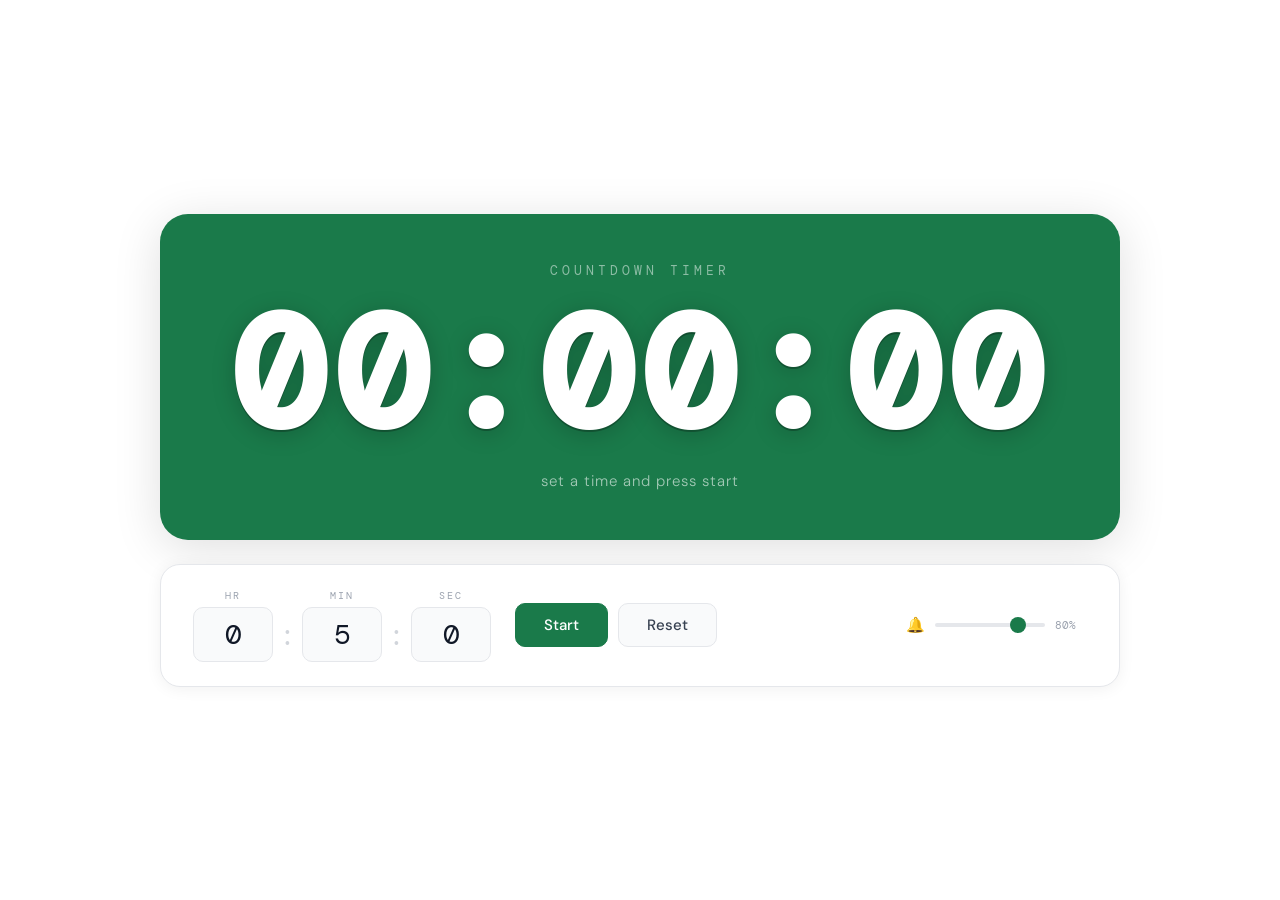
<file: timer.html>
<!DOCTYPE html>
<html lang="en">
<head>
  <meta charset="UTF-8">
  <meta name="viewport" content="width=device-width, initial-scale=1.0">
  <title>Timer</title>
  <link href="https://fonts.googleapis.com/css2?family=DM+Mono:wght@300;400;500;600&family=DM+Sans:wght@300;400;500&display=swap" rel="stylesheet">
  <style>
    *, *::before, *::after { box-sizing: border-box; margin: 0; padding: 0; }

    html, body {
      height: 100%;
      font-family: 'DM Sans', sans-serif;
      background: #ffffff;
    }

    body {
      display: flex;
      flex-direction: column;
      align-items: center;
      justify-content: center;
      min-height: 100vh;
      padding: 2rem;
      gap: 1.5rem;
    }

    /* Colour band — fixed height so digits never escape */
    .color-band {
      width: 100%;
      max-width: 960px;
      border-radius: 28px;
      background: #1a7a4a;
      transition: background 0.7s ease;
      box-shadow: 0 8px 48px rgba(0,0,0,0.13);
      display: flex;
      flex-direction: column;
      align-items: center;
      justify-content: center;
      padding: 3rem 3rem;
      overflow: hidden;   /* belt-and-braces: clips anything that tries to escape */
    }

    .label-top {
      font-size: 13px;
      font-family: 'DM Mono', monospace;
      letter-spacing: 4px;
      text-transform: uppercase;
      color: rgba(255,255,255,0.5);
      margin-bottom: 1rem;
    }

    /* Digits: fluid size capped so they always fit inside the band */
    .time-display {
      font-family: 'DM Mono', monospace;
      font-size: clamp(64px, 13vw, 160px);
      font-weight: 600;
      color: #ffffff;
      letter-spacing: 0.04em;
      line-height: 1;
      white-space: nowrap;      /* stops wrapping */
      text-shadow:
        0 2px 0 rgba(0,0,0,0.25),
        0 4px 24px rgba(0,0,0,0.2);
    }

    .status-label {
      font-size: 15px;
      color: rgba(255,255,255,0.6);
      margin-top: 1rem;
      font-weight: 300;
      letter-spacing: 1px;
      min-height: 1.4em;
    }

    /* Controls card */
    .controls-card {
      width: 100%;
      max-width: 960px;
      background: #fff;
      border: 1px solid #e5e7eb;
      border-radius: 20px;
      padding: 1.5rem 2rem;
      box-shadow: 0 2px 16px rgba(0,0,0,0.06);
      display: flex;
      align-items: center;
      gap: 1.5rem;
      flex-wrap: wrap;
    }

    .inputs {
      display: flex;
      align-items: flex-end;
      gap: 6px;
      flex-shrink: 0;
    }

    .inp-group {
      display: flex;
      flex-direction: column;
      align-items: center;
      gap: 5px;
    }

    .inp-group label {
      font-size: 10px;
      font-family: 'DM Mono', monospace;
      letter-spacing: 2px;
      text-transform: uppercase;
      color: #9ca3af;
    }

    .inp-group input[type="number"] {
      width: 80px;
      font-size: 28px;
      font-weight: 400;
      font-family: 'DM Mono', monospace;
      text-align: center;
      background: #f9fafb;
      border: 1px solid #e5e7eb;
      border-radius: 10px;
      padding: 8px 4px;
      color: #111827;
      outline: none;
      transition: border-color 0.2s;
      -moz-appearance: textfield;
    }

    .inp-group input[type="number"]::-webkit-outer-spin-button,
    .inp-group input[type="number"]::-webkit-inner-spin-button { -webkit-appearance: none; }

    .inp-group input[type="number"]:focus {
      border-color: #1a7a4a;
      background: #fff;
    }

    .sep {
      font-size: 28px;
      font-weight: 300;
      font-family: 'DM Mono', monospace;
      color: #d1d5db;
      padding-bottom: 8px;
    }

    .btns {
      display: flex;
      gap: 10px;
      flex-shrink: 0;
    }

    .btn {
      padding: 11px 28px;
      font-size: 15px;
      font-family: 'DM Sans', sans-serif;
      font-weight: 500;
      border-radius: 10px;
      border: 1px solid #e5e7eb;
      background: #f9fafb;
      color: #374151;
      cursor: pointer;
      transition: background 0.15s, transform 0.1s;
      white-space: nowrap;
    }

    .btn:hover { background: #f3f4f6; }
    .btn:active { transform: scale(0.97); }

    .btn-primary {
      background: #1a7a4a;
      color: #fff;
      border-color: #1a7a4a;
    }
    .btn-primary:hover { background: #155f3a; border-color: #155f3a; }

    .volume-wrap {
      display: flex;
      align-items: center;
      gap: 10px;
      margin-left: auto;
      flex-shrink: 0;
    }

    .volume-icon { font-size: 15px; }

    input[type="range"] {
      width: 110px;
      -webkit-appearance: none;
      appearance: none;
      height: 4px;
      border-radius: 2px;
      background: #e5e7eb;
      outline: none;
      cursor: pointer;
    }

    input[type="range"]::-webkit-slider-thumb {
      -webkit-appearance: none;
      width: 16px; height: 16px;
      border-radius: 50%;
      background: #1a7a4a;
      cursor: pointer;
      transition: transform 0.15s;
    }
    input[type="range"]::-webkit-slider-thumb:hover { transform: scale(1.2); }
    input[type="range"]::-moz-range-thumb {
      width: 16px; height: 16px;
      border-radius: 50%;
      background: #1a7a4a;
      border: none;
      cursor: pointer;
    }

    .volume-pct {
      font-size: 11px;
      font-family: 'DM Mono', monospace;
      color: #9ca3af;
      width: 32px;
    }

    .alarm-banner {
      display: none;
      width: 100%;
      max-width: 960px;
      padding: 16px 24px;
      background: #fef2f2;
      border: 1px solid #fca5a5;
      border-radius: 14px;
      font-size: 16px;
      font-family: 'DM Mono', monospace;
      letter-spacing: 2px;
      color: #991b1b;
      text-align: center;
      animation: fadeIn 0.4s ease;
    }

    @keyframes fadeIn {
      from { opacity: 0; transform: translateY(6px); }
      to   { opacity: 1; transform: translateY(0); }
    }

    .pulse { animation: pulse 1s ease infinite; }
    @keyframes pulse {
      0%, 100% { opacity: 1; }
      50%       { opacity: 0.55; }
    }
  </style>
</head>
<body>

  <div class="color-band" id="color-band">
    <div class="label-top">countdown timer</div>
    <div class="time-display" id="display">00:00:00</div>
    <div class="status-label" id="status">set a time and press start</div>
  </div>

  <div class="controls-card">
    <div class="inputs" id="input-row">
      <div class="inp-group">
        <label>hr</label>
        <input type="number" id="inp-h" min="0" max="23" value="0">
      </div>
      <div class="sep">:</div>
      <div class="inp-group">
        <label>min</label>
        <input type="number" id="inp-m" min="0" max="59" value="5">
      </div>
      <div class="sep">:</div>
      <div class="inp-group">
        <label>sec</label>
        <input type="number" id="inp-s" min="0" max="59" value="0">
      </div>
    </div>

    <div class="btns">
      <button class="btn btn-primary" id="btn-start">Start</button>
      <button class="btn" id="btn-reset">Reset</button>
    </div>

    <div class="volume-wrap">
      <span class="volume-icon">🔔</span>
      <input type="range" id="vol-slider" min="0" max="100">
      <span class="volume-pct" id="vol-pct"></span>
    </div>
  </div>

  <div class="alarm-banner" id="alarm-banner">— time's up —</div>

<script>
  // ============================================================
  //  SOUND CONFIGURATION
  //  Set file paths to your local audio files.
  //  Use just the filename (e.g. "alarm.mp3") if it's in the
  //  same folder as this HTML, or provide a full path.
  //  Leave as null to use the built-in beep for the alarm.
  // ============================================================
  const ALARM_SOUND      = "../audio/bell.mp3";   // e.g. "alarm.mp3"
  const EASTER_EGG_SOUND = "../audio/7minutes2.mp3";   // plays when timer hits exactly 7:00

  // Default volume: 0 = silent, 100 = full. Slider starts here.
  const DEFAULT_VOLUME = 80;
  // ============================================================

  let totalSecs = 0, remaining = 0, interval = null, running = false;
  let alarmCtx = null, alarmInterval = null;
  let eggPlayed = false;

  const display   = document.getElementById('display');
  const status    = document.getElementById('status');
  const band      = document.getElementById('color-band');
  const banner    = document.getElementById('alarm-banner');
  const btnStart  = document.getElementById('btn-start');
  const btnReset  = document.getElementById('btn-reset');
  const inpH      = document.getElementById('inp-h');
  const inpM      = document.getElementById('inp-m');
  const inpS      = document.getElementById('inp-s');
  const inputRow  = document.getElementById('input-row');
  const volSlider = document.getElementById('vol-slider');
  const volPct    = document.getElementById('vol-pct');

  volSlider.value = DEFAULT_VOLUME;
  volPct.textContent = DEFAULT_VOLUME + '%';
  volSlider.addEventListener('input', () => { volPct.textContent = volSlider.value + '%'; });

  function getVolume() { return volSlider.value / 100; }

  function playAudioFile(path) {
    const audio = new Audio(path);
    audio.volume = getVolume();
    audio.play().catch(() => {});
  }

  const STOPS = [
    { at: 1.00, bg: '#1a7a4a' },
    { at: 0.55, bg: '#4a9a2a' },
    { at: 0.30, bg: '#c8820a' },
    { at: 0.12, bg: '#b82020' },
    { at: 0.00, bg: '#7a0e0e' },
  ];

  function lerpHex(a, b, t) {
    const h = s => parseInt(s, 16);
    const r = c => c.slice(1).match(/.{2}/g).map(h);
    const [ar,ag,ab] = r(a), [br,bg2,bb] = r(b);
    const l = (x,y) => Math.round(x+(y-x)*t).toString(16).padStart(2,'0');
    return '#'+l(ar,br)+l(ag,bg2)+l(ab,bb);
  }

  function getColor(ratio) {
    for (let i = 0; i < STOPS.length - 1; i++) {
      const a = STOPS[i], b = STOPS[i+1];
      if (ratio <= a.at && ratio >= b.at) {
        const t = (a.at - ratio) / (a.at - b.at);
        return lerpHex(a.bg, b.bg, t);
      }
    }
    return STOPS[STOPS.length-1].bg;
  }

  function fmt(s) {
    const h = Math.floor(s/3600), m = Math.floor((s%3600)/60), sec = s%60;
    return [h,m,sec].map(v=>String(v).padStart(2,'0')).join(':');
  }

  function updateDisplay() {
    display.textContent = fmt(remaining);
    const ratio = totalSecs > 0 ? remaining / totalSecs : 1;
    band.style.background = getColor(ratio);
    display.classList.toggle('pulse', remaining <= 10 && remaining > 0);

    if (remaining === 420 && !eggPlayed && EASTER_EGG_SOUND) {
      eggPlayed = true;
      playAudioFile(EASTER_EGG_SOUND);
    }
  }

  function playAlarmSound() {
    if (ALARM_SOUND) { playAudioFile(ALARM_SOUND); return; }
    try { alarmCtx = new (window.AudioContext||window.webkitAudioContext)(); } catch(e) { return; }
    const masterGain = alarmCtx.createGain();
    masterGain.gain.value = getVolume();
    masterGain.connect(alarmCtx.destination);
    let beat = 0;
    function beep() {
      const osc = alarmCtx.createOscillator();
      const gain = alarmCtx.createGain();
      osc.connect(gain); gain.connect(masterGain);
      osc.type = 'sine';
      osc.frequency.setValueAtTime(880, alarmCtx.currentTime);
      osc.frequency.exponentialRampToValueAtTime(440, alarmCtx.currentTime + 0.3);
      gain.gain.setValueAtTime(0.5, alarmCtx.currentTime);
      gain.gain.exponentialRampToValueAtTime(0.001, alarmCtx.currentTime + 0.4);
      osc.start(); osc.stop(alarmCtx.currentTime + 0.4);
      if (++beat >= 5) { clearInterval(alarmInterval); alarmInterval = null; }
    }
    beep();
    alarmInterval = setInterval(beep, 500);
  }

  function stopAlarm() {
    if (alarmInterval) { clearInterval(alarmInterval); alarmInterval = null; }
    if (alarmCtx) { alarmCtx.close(); alarmCtx = null; }
  }

  function start() {
    if (running) {
      clearInterval(interval); interval = null; running = false;
      btnStart.textContent = 'Resume';
      status.textContent = 'paused';
      return;
    }
    if (remaining === 0) {
      const h = parseInt(inpH.value)||0, m = parseInt(inpM.value)||0, s = parseInt(inpS.value)||0;
      totalSecs = h*3600 + m*60 + s;
      if (!totalSecs) return;
      remaining = totalSecs;
      eggPlayed = false;
    }
    inputRow.style.opacity = '0.3';
    inputRow.style.pointerEvents = 'none';
    banner.style.display = 'none';
    running = true;
    btnStart.textContent = 'Pause';
    status.textContent = 'running...';
    updateDisplay();

    interval = setInterval(() => {
      remaining--;
      updateDisplay();
      if (remaining <= 0) {
        clearInterval(interval); interval = null; running = false;
        display.textContent = '00:00:00';
        display.classList.remove('pulse');
        band.style.background = '#7a0e0e';
        status.textContent = 'done';
        banner.style.display = 'block';
        btnStart.textContent = 'Start';
        inputRow.style.opacity = '1';
        inputRow.style.pointerEvents = 'auto';
        playAlarmSound();
      }
    }, 1000);
  }

  function reset() {
    clearInterval(interval); interval = null;
    stopAlarm();
    running = false; remaining = 0; totalSecs = 0; eggPlayed = false;
    display.textContent = '00:00:00';
    display.classList.remove('pulse');
    band.style.background = '#1a7a4a';
    status.textContent = 'set a time and press start';
    banner.style.display = 'none';
    btnStart.textContent = 'Start';
    inputRow.style.opacity = '1';
    inputRow.style.pointerEvents = 'auto';
  }

  btnStart.addEventListener('click', start);
  btnReset.addEventListener('click', reset);
</script>
</body>
</html>
</file>
